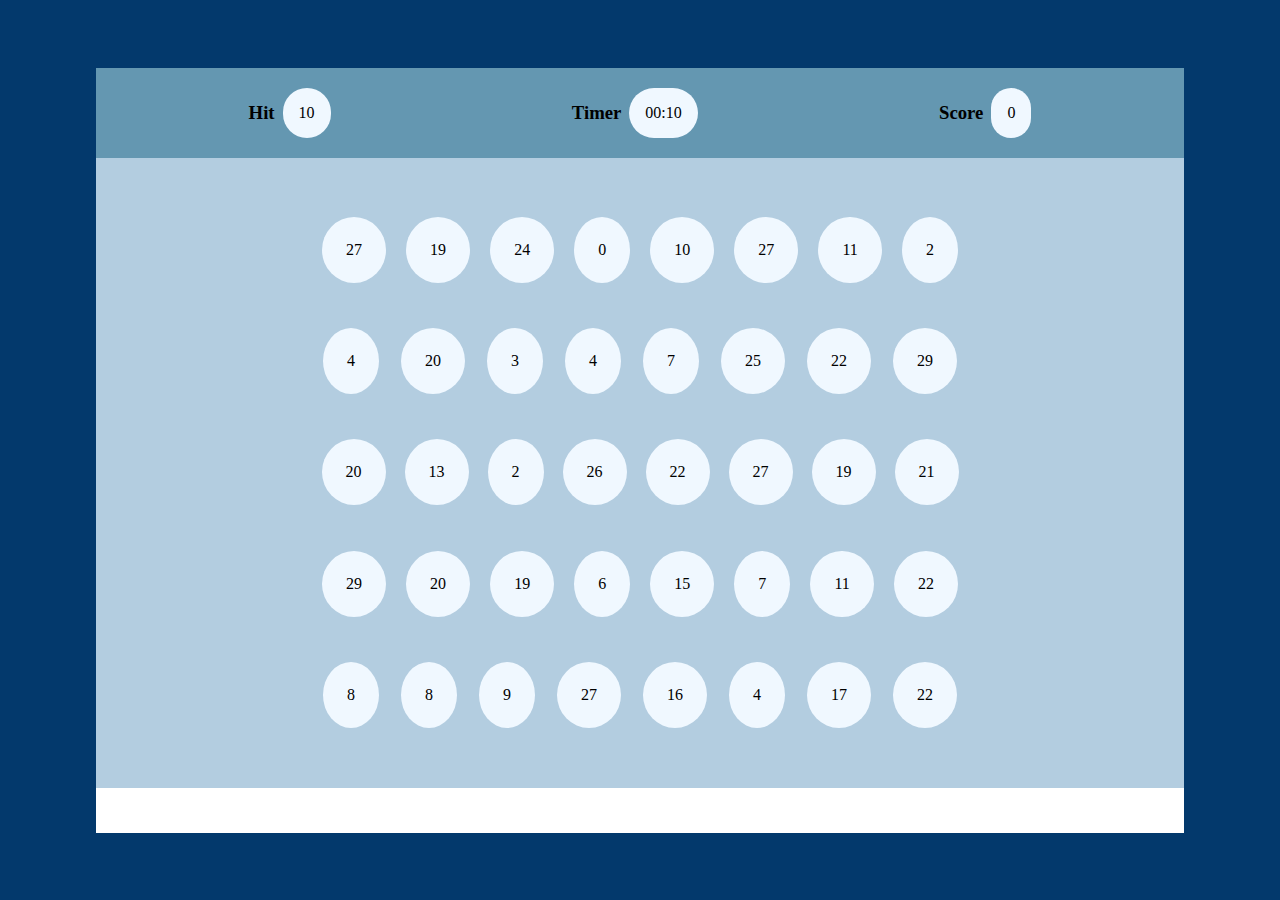
<file: bubble-game/index.html>
<!DOCTYPE html>
<html lang="en">
<head>
    <meta charset="UTF-8">
    <meta name="viewport" content="width=device-width, initial-scale=1.0">
    <title>Bubble Game</title>
    <link rel="stylesheet" href="style.css">
</head>
<body>
   
    <div class="Final hide">
        <h1>Game Over</h1><br>
       
     </div>
    <div class="Container">
        
        <div class="Row visible">
            <div class="Div-1">
<div class="boxes" id="start">
    <h3>Hit</h3>
    <p id="Hit">0</p>
</div>
<div class="boxes">
    <h3>Timer</h3>
    <p id="ele">0</p>
</div>
<div class="boxes" id="end">
    <h3>Score</h3>
    <p>0</p>
</div>
            </div>
            <div class="Div-2">
                <div class="buttons">


<div class="box">30</div>
<div class="box">29</div>
<div class="box">1</div>
<div class="box">2</div>
<div class="box">21</div>
<div class="box">23</div>
<div class="box">24</div>
<div class="box">25</div>
<div class="box">26</div>
<div class="box">27</div>
<div class="box">18</div>
<div class="box">1</div>
<div class="box">2</div>
<div class="box">3</div>
<div class="box">4</div>
<div class="box">5</div>
<div class="box">6</div>
<div class="box">7</div>
<div class="box">8</div>
<div class="box">9</div>
<div class="box">10</div>
<div class="box">11</div>
<div class="box">12</div>
<div class="box">13</div>
<div class="box">14</div>
<div class="box">9</div>
<div class="box">5</div>
<div class="box">2</div>
<div class="box">3</div>
<div class="box">12</div>
<div class="box">30</div>
<div class="box">29</div>
<div class="box">1</div>
<div class="box">2</div>
<div class="box">21</div>
<div class="box">23</div>
<div class="box">24</div>
<div class="box">25</div>
<div class="box">26</div>
<div class="box">27</div>
            </div></div>
        </div>
    </div>

    <script src="app.js"></script>
</body>
</html>
</file>
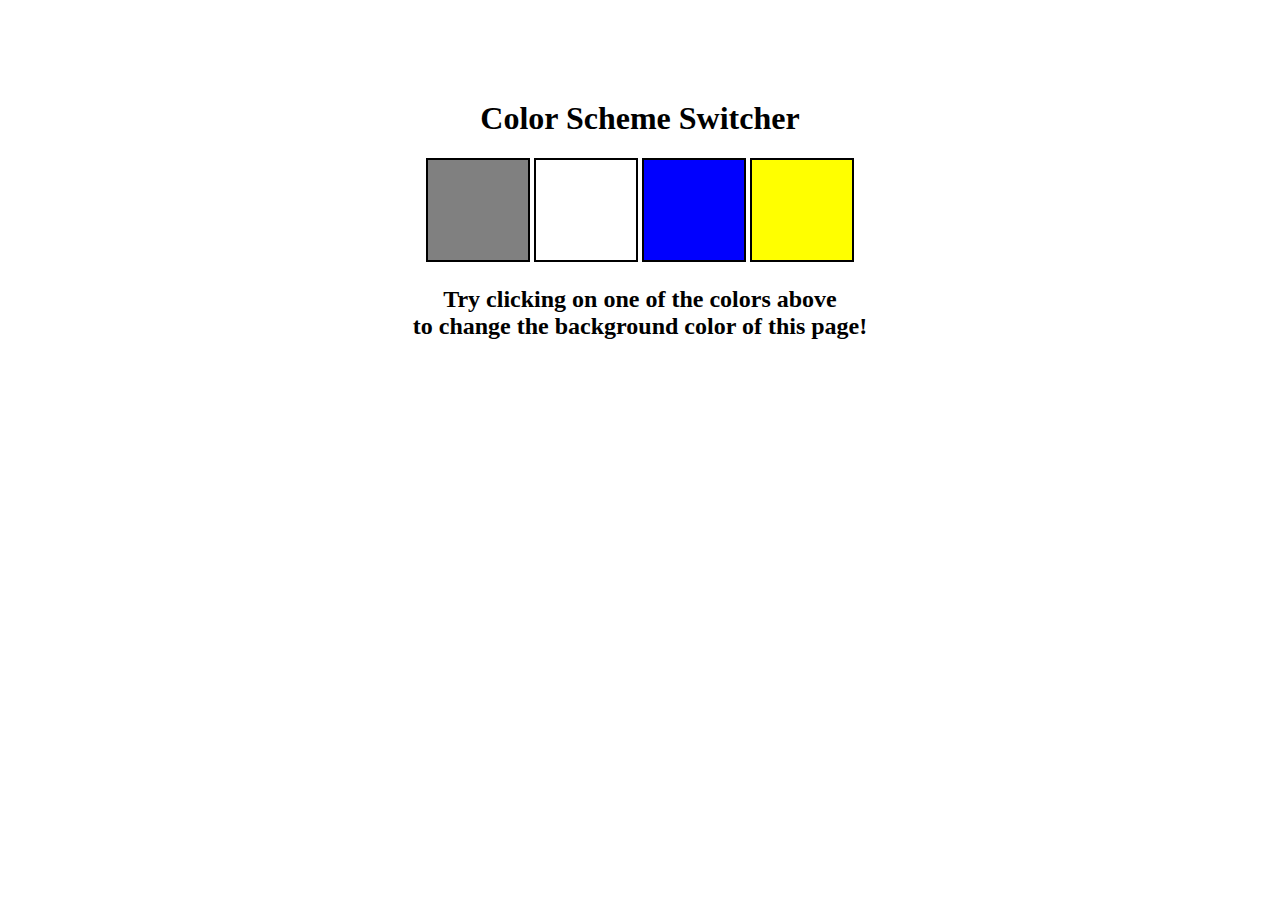
<file: Project-1/index.html>
<!DOCTYPE html>
<html lang="en">

<head>
  <meta charset="UTF-8" />
  <meta name="viewport" content="width=device-width, initial-scale=1.0" />
  <meta http-equiv="X-UA-Compatible" content="ie=edge" />
  <link rel="stylesheet" href="style.css" />
  <title>JavaScript Background Color Switcher</title>
</head>

<body>
  <div class="canvas">
    <h1>Color Scheme Switcher</h1>
    <span class="button" id="grey"></span>
    <span class="button" id="white"></span>
    <span class="button" id="blue"></span>
    <span class="button" id="yellow"></span>
    <h2>
      Try clicking on one of the colors above
      <span>to change the background color of this page!</span>
    </h2>
  </div>
<script src="JS.js"></script>
</body>

</html>
</file>
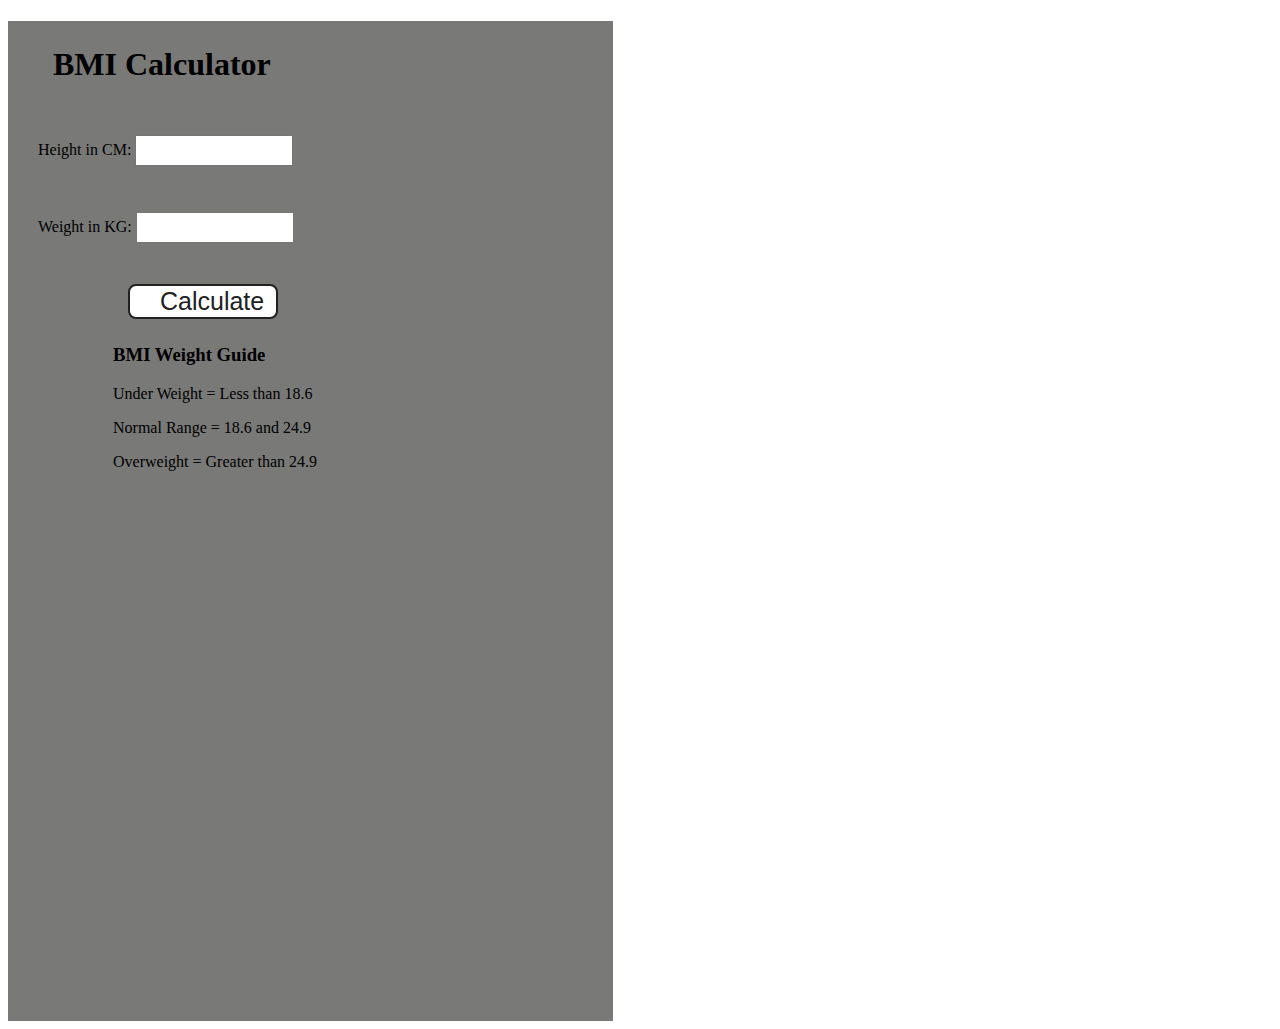
<file: Project-2/index.html>
<!DOCTYPE html>
<html lang="en">
  <head>
    <meta charset="UTF-8" />
    <meta name="viewport" content="width=device-width, initial-scale=1.0" />
    <meta http-equiv="X-UA-Compatible" content="ie=edge" />
    <link rel="stylesheet" href="style.css" />
    <title>BMI Calculator</title>
  </head>
  <body>
    
    <div class="container">
      <h1>BMI Calculator</h1>
      <form id="myform">
        <p ><label>Height in CM: 
            <input type="text" id="height" /></label></p>
        <p><label>Weight in KG: <input type="text" id="weight" /></label></p>
    </form>
        <button id="mybutton">Calculate</button>
        <div id="results"></div>
        <div id="weight-guide">
          <h3>BMI Weight Guide</h3>
          <p>Under Weight = Less than 18.6</p>
          <p>Normal Range = 18.6 and 24.9</p>
          <p>Overweight = Greater than 24.9</p>
        </div>
     
    </div>

    <script src="app.js"></script>
  </body>
</file>
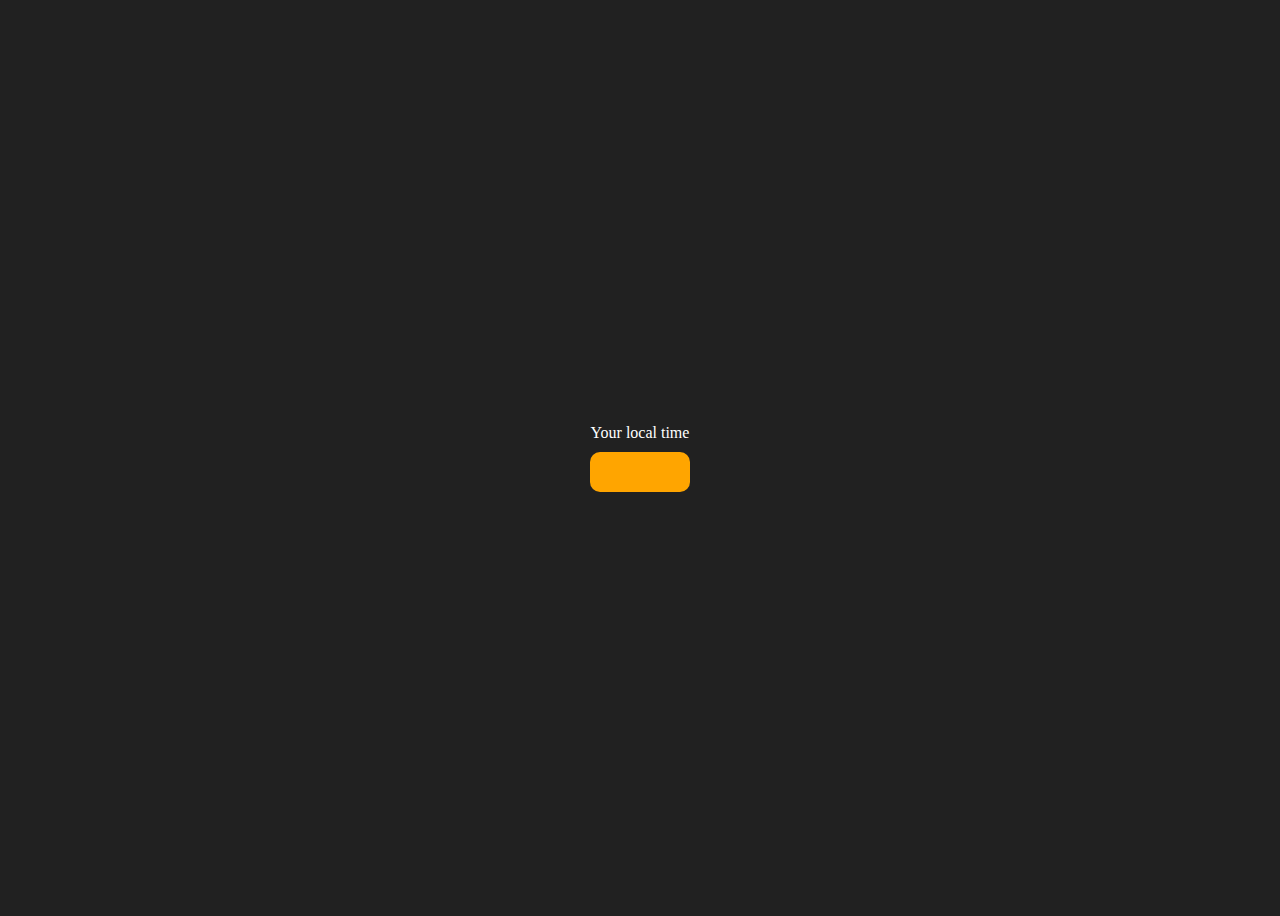
<file: Project-3/index.html>
<!DOCTYPE html>
<html lang="en">
  <head>
    <meta charset="UTF-8" />
    <meta name="viewport" content="width=device-width, initial-scale=1.0" />
    <meta http-equiv="X-UA-Compatible" content="ie=edge" />
    <title>Your Local Time</title>
    <style>
      body {
        background-color: #212121;
        color: #fff;
      }
      .center {
        display: flex;
        height: 100vh;
        justify-content: center;
        align-items: center;
        flex-direction: column;
      }
      #clock {
        font-size: 40px;
        background-color: orange;
        padding: 20px 50px;
        margin-top: 10px;
        border-radius: 10px;
      }
    </style>
  </head>
  <body>
    
    <div class="center">
      <div id="banner"><span>Your local time</span></div>
      <div id="clock"></div>
    </div>
    <script src="clock.js"></script>
  </body>
</html>
</file>
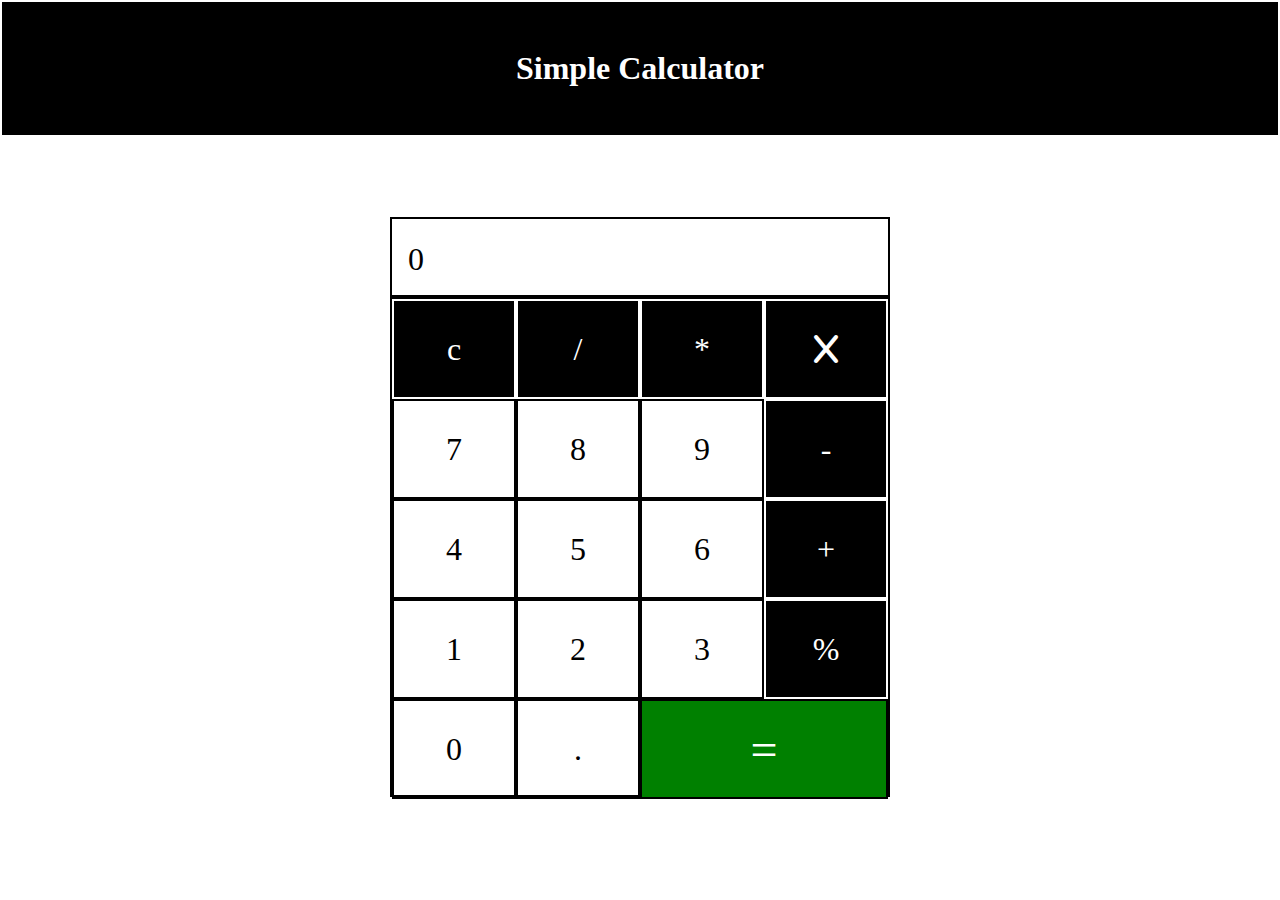
<file: Project-5/index.html>
<!DOCTYPE html>
<html lang="en">
<head>
    <meta charset="UTF-8">
    <meta name="viewport" content="width=device-width, initial-scale=1.0">
    <title>Calculator</title>
   <link rel="stylesheet" href="style.css">
   <link rel="stylesheet" href="https://cdnjs.cloudflare.com/ajax/libs/font-awesome/6.6.0/css/all.min.css">
</head>
<body>
    <h1>Simple Calculator</h1>
    <div class="Container">
        <div  id="Show">0</div>
        <div class="box">
               
                <div class="buttons c-b">c</div>
                <div class="buttons c-b">/</div>
                <div class="buttons c-b">*</div>
                <div class="buttons c-b" id="cross" ><i class="fa-solid fa-x"></i></div>
                <div class="buttons">7</div>
                <div class="buttons">8</div>
                <div class="buttons">9</div>
                <div class="buttons c-b">-</div>
                <div class="buttons">4</div>
                <div class="buttons">5</div>
                <div class="buttons">6</div>
                <div class="buttons c-b">+</div>
                <div class="buttons">1</div>
                <div class="buttons">2</div>
                <div class="buttons">3</div>
                <div class="buttons c-b">%</div>
                <div class="buttons">0</div>
                <div class="buttons">.</div> 
                <div class="buttons" id="equal">=</div>

                
          
        </div>
    </div>
    <script src="calculator.js"></script>
</body>
</html>
</file>
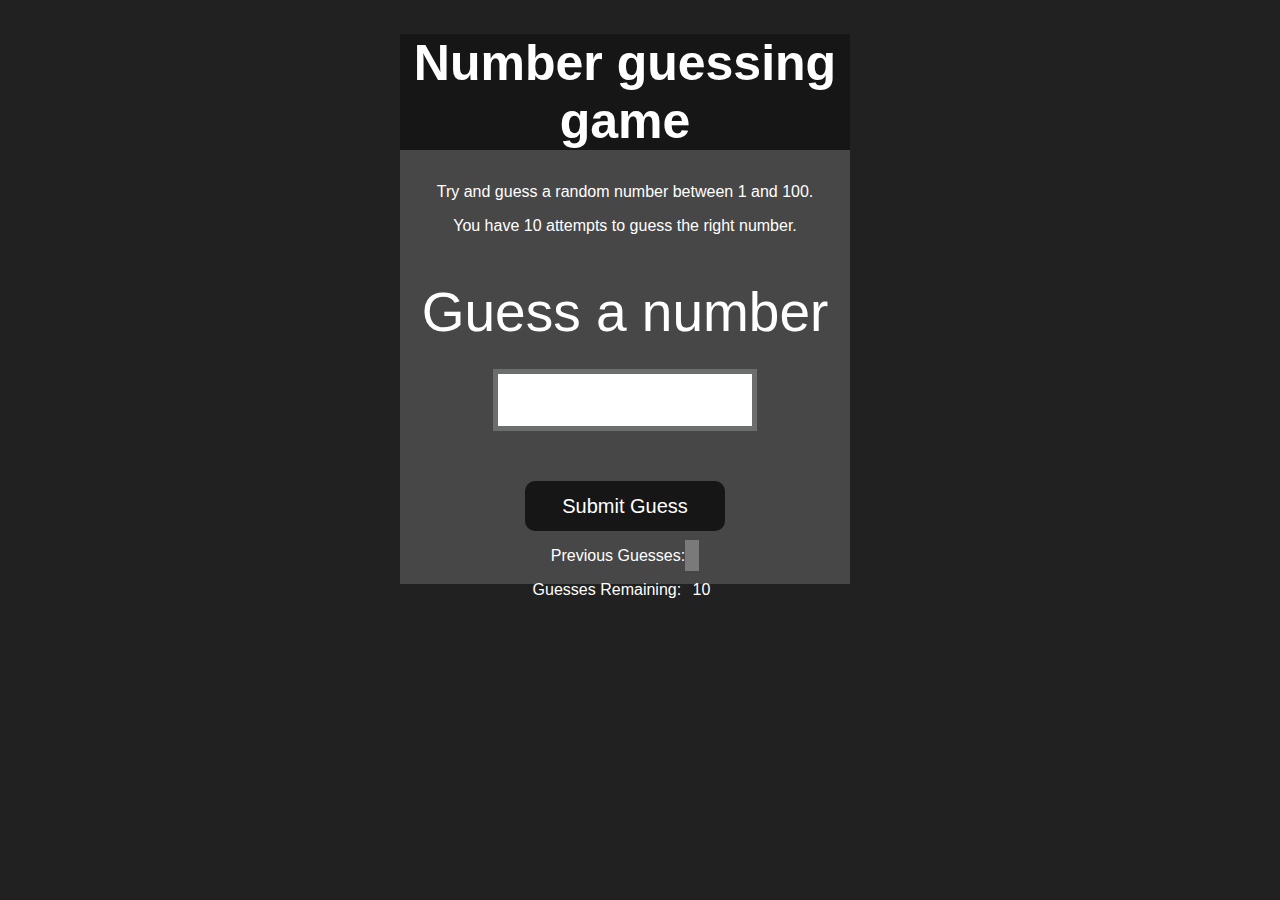
<file: project-6/index.html>
<!DOCTYPE html>
<html lang="en">
<head>
    <meta charset="UTF-8">
    <meta name="viewport" content="width=device-width, initial-scale=1.0">
    <meta http-equiv="X-UA-Compatible" content="ie=edge">
    <title>Number Guessing Game</title>
    <link rel="stylesheet" href="style.css">

</head>
<body style="background-color:#212121; color:#fff;">
  
    <div id="wrapper">
      <h1>Number guessing game</h1>
    <p>Try and guess a random number between 1 and 100.</p>
    <p>You have 10 attempts to guess the right number.</p>
    </br>
        <form class="form">
            <label for="guessField" id="guess">Guess a number</label>
            <input type="text" id="guessField" class="guessField">
            <input type="submit" id="subt" value="Submit Guess" class="guessSubmit">
        </form>

        <div class="resultParas">
            <p>Previous Guesses: <span class="guesses"></span></p>
            <p>Guesses Remaining: <span class="lastResult">10</span></p>
            <p class="lowOrHi">

            </p>
        </div>
    </div>

<script src="app.js"></script>
</body>
</html>
</file>
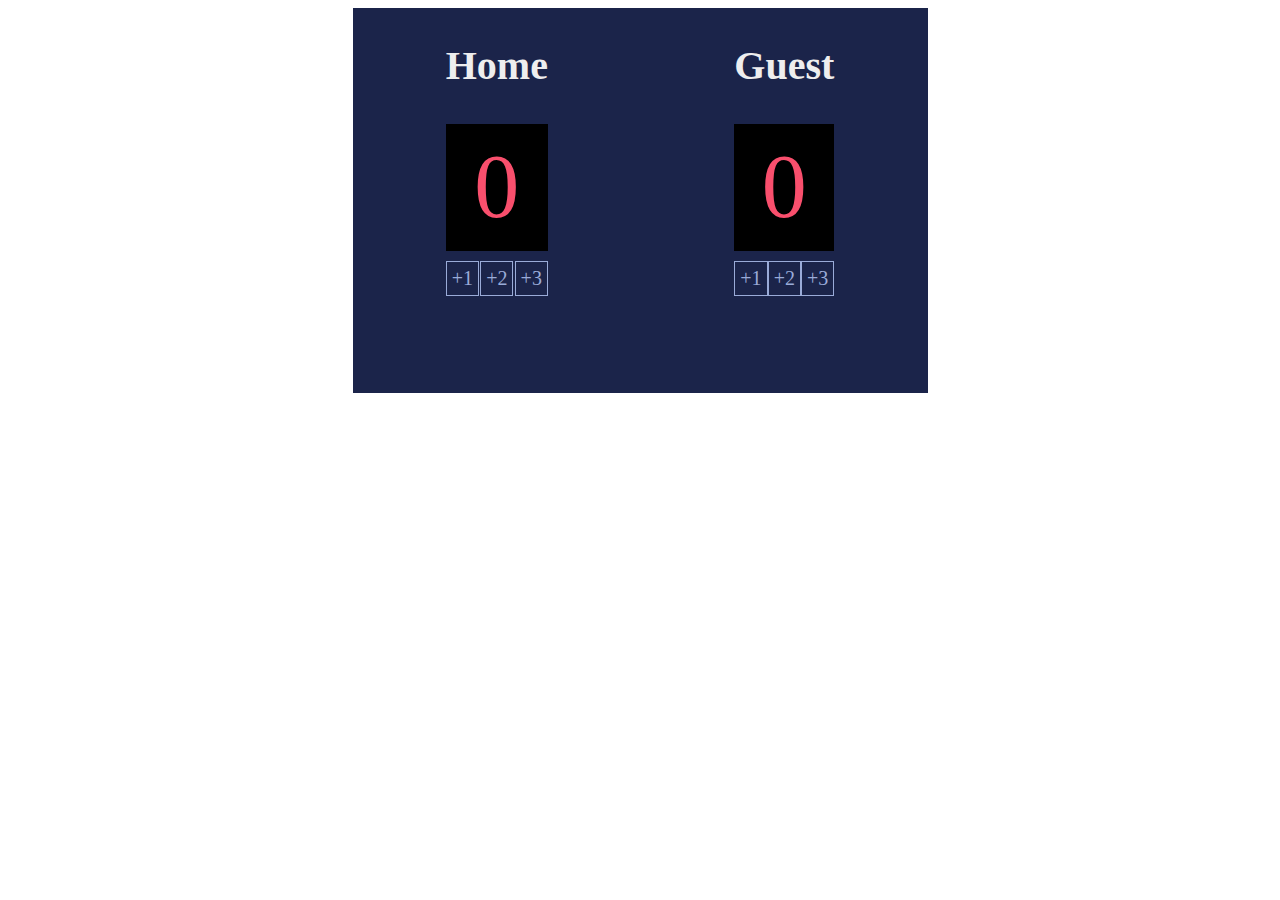
<file: Project-8/index.html>
<!DOCTYPE html>
    <head>
        <meta charset="utf-8">
        <meta http-equiv="X-UA-Compatible" content="IE=edge">
        <title></title>
        <meta name="description" content="">
        <meta name="viewport" content="width=device-width, initial-scale=1">
        <link rel="stylesheet" href="index.css">

    </head>
    <body>
  
        <div class="container">
            <div class="home">
                <p class="para">Home</p>
                <div class="num" id="num1-el">0</div>
                <div class="btn">
                    <button class="button" onclick="add1()">+1</button>
                    <button class="button" onclick="add2()">+2</button>
                    <button class="button"onclick="add3()">+3</button>
                </div>
            </div>
            <div class="guest">
                <p class="para">Guest</p>
                <div class="num" id="num2-el">0</div>
                <div class="btn">
                    <button class="button" onclick="plus1()">+1</button>
                    <button class="button" onclick="plus2()">+2</button>
                    <button class="button" onclick="plus3()">+3</button>
                </div>
            </div>
        </div>    
        <script src="index.js"></script>
    </body>
</html>
</file>
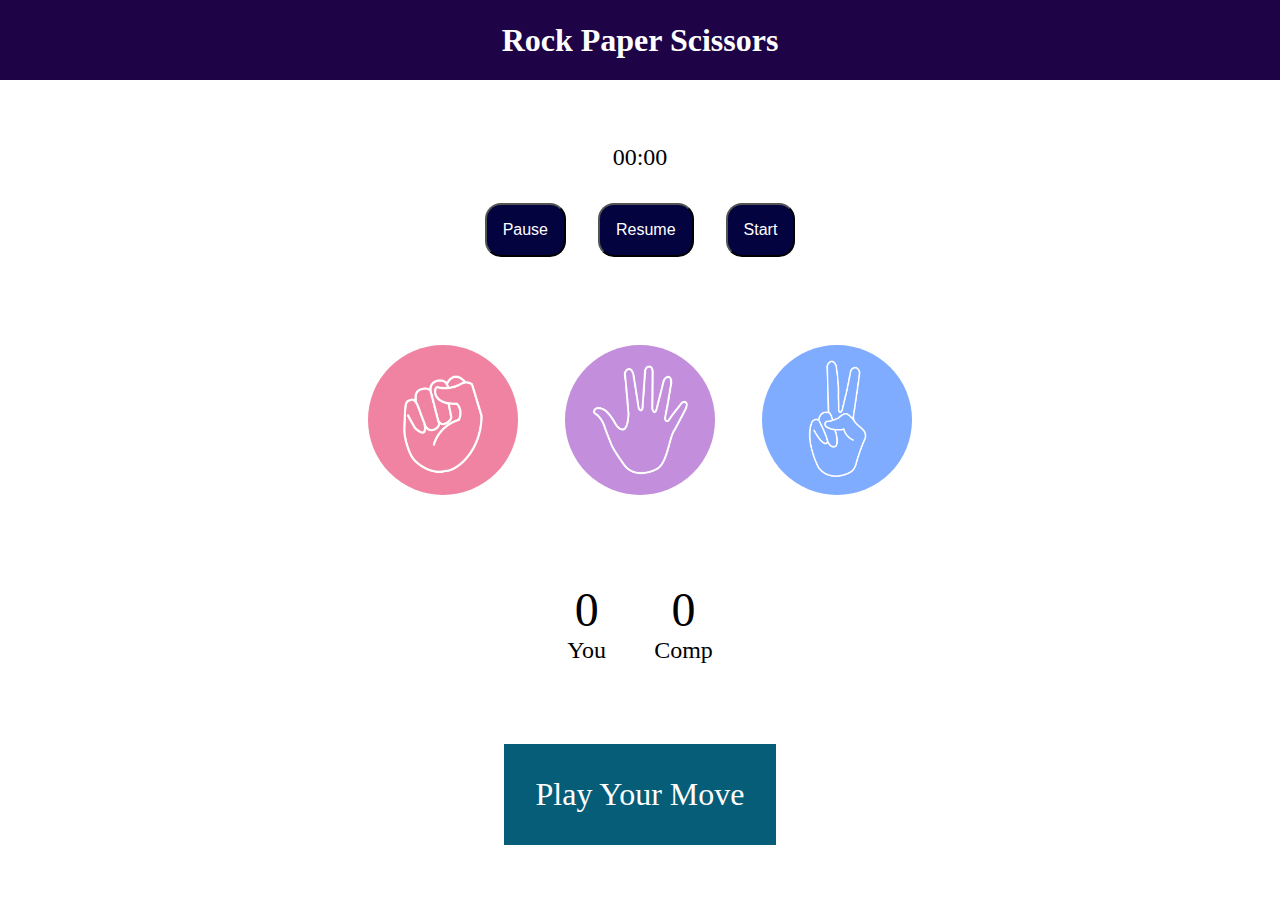
<file: Rock Paper Scissors/index.html>
<!DOCTYPE html>
<html lang="en">
<head>
    <meta charset="UTF-8">
    <meta name="viewport" content="width=device-width, initial-scale=1.0">
    <title>Rock Paper scissors Game</title>
   <link rel="stylesheet" href="style.css">
</head>

<body>
    <h1>Rock Paper Scissors</h1>

    <div class="Con hide">
        <div class="winner">
            <p id="W-text">Congratulations </p>
            <button id="Play1">Play Again</button>
        </div>
    </div>
    <div class="main-div">
    <div class="Timer">
        <div >
            <p class="time">00:00</p>
        </div>
        <div class="buttons">
            <button id="btn">Pause</button>
            <button id="btn2">Resume</button>
            <button id="Play">Start</button>
        </div>
    </div>
   
<div class="choices">
    <div class="choice" id="rock">
        <img src="rock.png" alt="rock">
    </div>

    <div class="choice" id="paper">
<img src="paper.png" alt="paper">
    </div>
    
    <div class="choice" id="scissors">
        <img src="scissors.png" alt="scissors">
    </div>
</div>
<!-- user -->
<div class="user-Comp">
    <div class="user">
        <p id="user-move">0</p>
        <p>You</p>
    </div>
    <div class="Comp">
        <p id="Comp-move">0</p>
        <p>Comp</p>
    </div>
</div>
<!-- message -->

<div class="msg-con">
    <p>Play Your Move</p>
</div>
</div>





    <script src="app.js"></script>
</body>

</html>
</file>
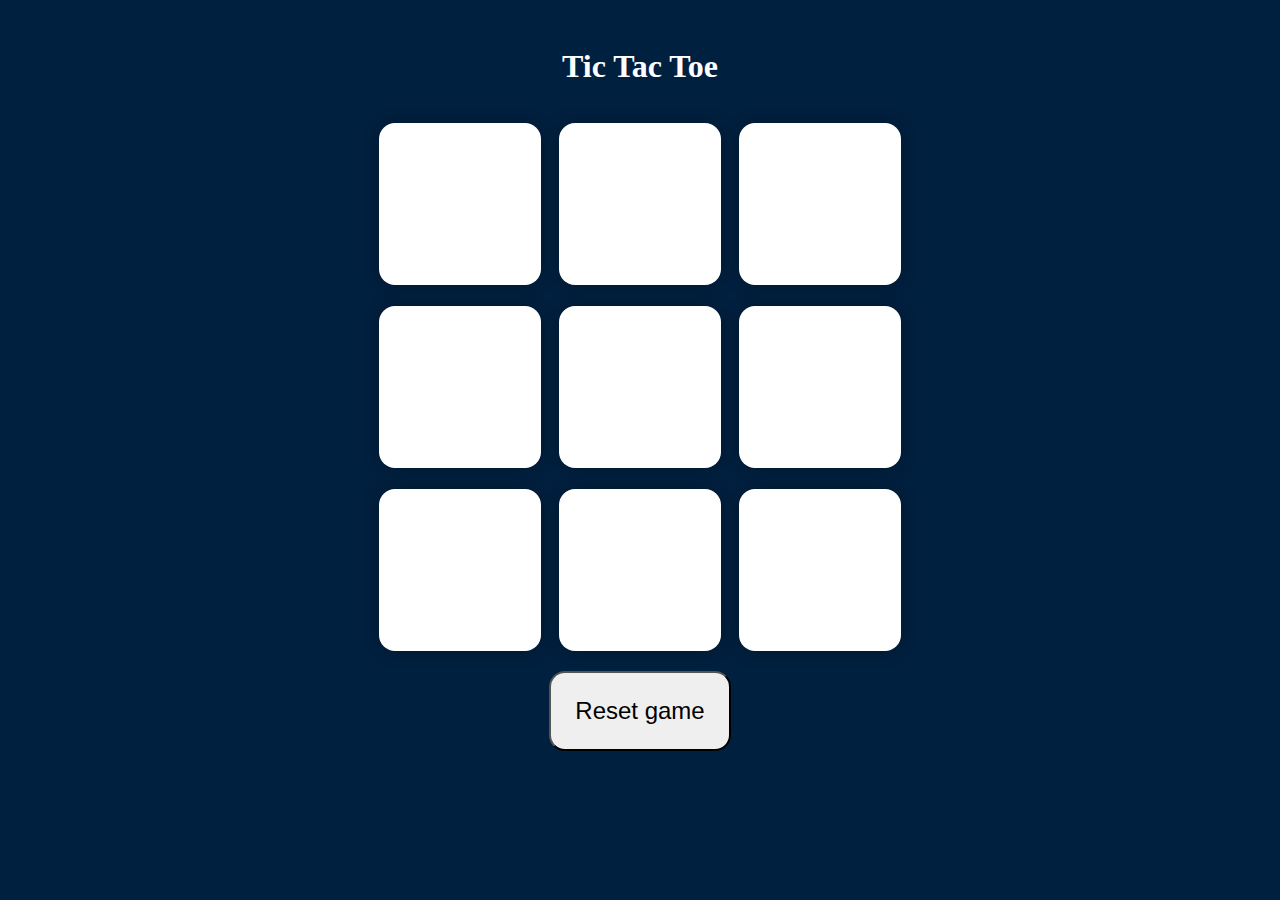
<file: Tic-Tac-Toe/index.html>
<!DOCTYPE html>
<html lang="en">
<head>
    <meta charset="UTF-8">
    <meta name="viewport" content="width=device-width, initial-scale=1.0">
    <title>Tic Tac Toe</title>
    <link rel="stylesheet" href="style.css">
</head>
<body>
    
<div class="con">

    <div class="div hide">
        <p id="para"><i>Winner!</i></p>
        <button id="btn2">Start Again</button>
    </div></div>
    <main>
  <h1 style="margin-top: 3rem;">Tic Tac Toe</h1>
  <br><br>
    <div class="container">
        
        <div class="box">
            <button class="boxes">
            </button>
            <button class="boxes"></button>
            <button class="boxes"></button>
            <button class="boxes"></button>
            <button class="boxes"></button>
            <button class="boxes"></button>
            <button class="boxes"></button>
            <button class="boxes"></button>
            <button class="boxes"></button>
            
        </div>
        <button id="reset">Reset game</button></div>
    </div>
       
</main>
    <script src="logic.js"> </script>
</body>
</html>
</file>
<file: bubble-game/style.css>
*{
    margin: 0;
    padding: 0;
    box-sizing: border-box;

}
.Container{
    height:100vh;
    width:100vw;
    background-color: #03396c;
    display: flex;
    justify-content: center;
    align-items: center;
}
.Container1{
  height:100vh;
  width:100vw;
  background-color: #5d6a76;
  display: flex;
  justify-content: center;
  align-items: center;
}
.Row {
    height:85vh;
    width:85vw;
    background-color: white;
}
.Div-1 {
  height: 10vh;
    width:85vw;
    background-color: #6497b1;
    display: flex;
   
    justify-content: space-around;

}
#start{
    margin-left: 2rem;
}
#end{
    margin-right: 2rem;
}
.Div-2 {
    height: 70vh;
      width:85vw;
      background-color:#b3cde0;
      display: flex;
   justify-content: center;
   align-items: center;
}
.buttons{
    height:60vh;
   width:50vw;
    display: flex;
   /* border: 1px solid black; */
    flex-wrap: wrap;
    justify-content: space-around;
    align-items: center;
    gap:1rem;
}
.boxes {
    display: flex;
    justify-content: center;
    align-items: center;
    gap:0.5rem;
}
  .boxes p{
    background-color: aliceblue;
    color: black;
  text-align: center;
 

    display: inline-block;
    padding: 1rem;
    border-radius: 2rem;
  }
  .box{
    background-color: aliceblue;
    padding: 1.5rem;
    border-radius: 50%;
   
  }
  .box:hover{
    background-color:#03396c;
    color:white;
  }

.hide{
  width:100vw;
  height:100vh;
  background-color: #6497b1;
  display: flex;
  justify-content: center;
  align-items: center;
  font-size: 2rem;

}

.Final{
  display: none;
}
</file>
<file: Project-1/style.css>
html {
    margin: 0;
  }
  
  span {
    display: block;
  }
  .canvas {
    margin: 100px auto 100px;
    width: 80%;
    text-align: center;
  }
  
  .button {
    width: 100px;
    height: 100px;
    border: solid black 2px;
    display: inline-block;
  }
  
  #grey {
    background: grey;
  }
  
  #white {
    background: white;
  }
  #blue {
    background: blue;
  }
  #yellow {
    background: yellow;
  }
</file>
<file: Project-2/style.css>
.container {
    width: 575px;
    height: 1000px;
  
    background-color: #797978;
    padding-left: 30px;
  }
  #height,
  #weight {
    width: 150px;
    height: 25px;
    margin-top: 30px;
  }
  
  #weight-guide {
    margin-left: 75px;
    margin-top: 25px;
  }
  
  #results {
    font-size: 35px;
    margin-left: 90px;
    margin-top: 20px;
    color: rgb(241, 241, 241);
  }
  
  button {
    width: 150px;
    height: 35px;
    margin-left: 90px;
    margin-top: 25px;
    background-color: #fff;
    padding: 1px 30px;
    border-radius: 8px;
    color: #212121;
    text-decoration: none;
    border: 2px solid #212121;
  
    font-size: 25px;
  }
  
  h1 {
    padding-left: 15px;
    padding-top: 25px;
    
  }
</file>
<file: Project-5/style.css>
*{
    padding: 0;
    margin: 0;
    box-sizing: border-box;
    
  
}
.Container{
display: flex;
justify-content: center;
align-items: center;
flex-direction: column;
margin-top: 5rem;
font-size: 2rem;
}
#Show{
    width:500px;
    /* background-color: black; */
    color: black;
   padding-left: 1rem;
    line-height: 5rem;
    height: 5rem;
    border: 2px solid black;
}
h1{
    text-align: center;
    background-color:black;
    color: white;
   padding: 3rem;
   border: 2px solid white;


}

.box{
    height:500px;
    width:500px;
  
    display: flex;
    justify-content: center;
align-items: center;
flex-wrap: wrap;
border: 2px solid black;
}
.buttons{
    display: flex;
    justify-content: center;
align-items: center;
   height:100px;
   width:124px;
   border: 2px solid black;
}
#equal{
    height:100px;
    width:248px;
    background-color:green;
    color:white;
    font-size: 3rem;
}
.c-b{
    background-color: black;
    color:white;
    border: 2px solid white;
}
</file>
<file: project-6/style.css>
html {
    font-family: sans-serif;
  }
  
  body {
    width: 300px;
    max-width: 750px;
    min-width: 480px;
    margin: 0 auto;
    background-color: #212121;
  }
  
  .lastResult {
    color: white;
    padding: 7px;
  }
  
  .guesses {
    color: white;
    padding: 7px;
  }
  
  button {
    background-color: #141414;
    color: #fff;
    width: 250px;
    height: 50px;
    border-radius: 25px;
    font-size: 30px;
    border-style: none;
    margin-top: 30px;
    /* margin-left: 50px; */
  }
  
  #subt {
    background-color: #161616;
    color: #ffffff;
    width: 200px;
    height: 50px;
    border-radius: 10px;
    font-size: 20px;
    border-style: none;
    margin-top: 50px;
    /* margin-left: 75px; */
  }
  
  #guessField {
    color: #000;
    width: 250px;
    height: 50px;
    font-size: 30px;
    border-style: none;
    margin-top: 25px;
  
    /* margin-left: 50px; */
    border: 5px solid #6c6d6d;
    text-align: center;
  }
  
  #guess {
    font-size: 55px;
    /* margin-left: 90px; */
    margin-top: 120px;
    color: #fff;
  }
  
  .guesses {
    background-color: #7a7a7a;
  }
  
  #wrapper {
    box-sizing: border-box;
    text-align: center;
    width: 450px;
    height: 550px;
    background-color: #474747;
    color: #fff;
    font-size: 25px;
  }
  
  h1 {
    background-color: #161616;
  
    color: #fff;
    text-align: center;
  }
  
  p {
    font-size: 16px;
    text-align: center;
  }
</file>
<file: Project-8/index.css>
.container{
  display: flex;
  justify-content: space-around;
  background-color:#1B244A;
  color: white;
  width: 575px;
  height: 385px;
  margin: 0 auto;
}
.para{
  color: #EEE;
  text-align: center;
  font-family: Verdana;
  font-size: 40px;
  font-style: normal;
  font-weight: 700;
  line-height: 35.893px;
}
.num{
  color: #F94F6D;
  background-color: black;
  text-align: center;
  font-family: "Cursed Timer ULiL";
  font-size: 90px;
  font-style: normal;
  font-weight: 400;
  line-height: 126.666px;
}
.button{
  color: #9AABD8;
  text-align: center;
  font-family: Cursed Timer ULiL;
  cursor: pointer;
  padding: 5px;
  font-size: 20px;
  font-weight: 400;
  background-color: #1B244A;
  border: 1px solid #9AABD8 ;
}
.btn{
  padding-top: 10px;
  display: flex;
  align-items: center;
  justify-content: space-between;
}
</file>
<file: Rock Paper Scissors/style.css>
*{
    margin: 0;
    padding: 0;
    text-align: center;
}

h1{
    background-color: rgb(30, 4, 70);
    color:white;
    height:5rem;
    line-height: 5rem;
}

.choices{
    display: flex;
    justify-content: center;
    align-items: center;
    margin-top: 5rem;
    gap:2rem;
    flex-wrap: wrap;
}
.choice {
    height:165px;
    width:165px;
   
    border-radius: 5rem;
    display: flex;
    justify-content: center;
    align-items: center;
   
}
.choice:hover{
    background-color: black;
    cursor: pointer;
}
img {
    height:150px;
    width:150px;
    object-fit: cover;
    border-radius: 5rem;
}

.user-Comp {
    display: flex;
    justify-content: center;
    align-items: center;
    margin-top: 5rem;
    gap:3rem;
}

.msg-con {
    margin-top: 5rem;
    padding: 2rem;
    background-color: rgb(5, 93, 120);
    color: white;
    display: inline-block;
    font-size: 2rem;

}

#user-move , #Comp-move {
    font-size: 3rem;
}
.user-Comp p{
    font-size: 1.5rem;
}

.Timer{
    display: flex;
    gap:1rem;
    justify-content: center;
    align-items: center;
    flex-direction: column;
    margin-top: 3rem;
}
 #btn2{
    background-color: rgb(3, 3, 64);
    color:white;
    padding: 1rem;
    font-size: 1rem;
    border-radius: 1rem;
 }
#btn{
    background-color: rgb(3, 3, 64);
    color:white;
    padding: 1rem;
    font-size: 1rem;
    border-radius: 1rem;
}
#Play{
    background-color: rgb(3, 3, 64);
    color:white;
    padding: 1rem;
    font-size: 1rem;
    border-radius: 1rem;
}
#Play1{
    background-color: rgb(3, 3, 64);
    color:white;
    padding: 1rem;
    font-size: 1rem;
    border-radius: 1rem;
}
.time{
   font-size: 1.5rem;
    padding: 1rem;
}

.buttons{
    display: flex;

    flex-wrap: wrap;
    gap:2rem;
}

.Con{
    display: flex;
    justify-content: center;
    align-items: center;
   
    height:100vh;
   
}
.hide{
    display: none;
}

.winner{
   width:50vh;
   height:50vh;
   
   display: flex;
    justify-content: center;
    flex-direction: column;
    gap:2rem;
    align-items: center;
   
}
#W-text {
    font-size: 3rem;
}
</file>
<file: Tic-Tac-Toe/style.css>
* {
    margin: 0;
    padding: 0;
}
body{
    background-color:#00203fff;
    overflow-x: hidden;
    text-align: center;
}

.container{
   height:70vh;

   display: flex;
 flex-direction: column;
   justify-content: center;
   align-items: center;
   gap:2vmin;
}
h1{
    color: white;
}
.box{
  height:60vmin;
width:60vmin;
display: flex;
flex-wrap: wrap;
justify-content: center;
align-items: center;
gap:2vmin;

}
.boxes{
    height:18vmin;
    width:18vmin;
    border:none;
box-shadow: 0 0 1rem rgba(0,0,0,0.3);
font-size: 8vmin;
background-color: white;
border-radius: 1rem;
}
.con{
    display: flex;
    justify-content: center;
    align-items: center;
}
.div {
    height:100vh;
    width:100vh;
   
    display: flex;
    justify-content: center;
    align-items: center;
    flex-direction: column;
    gap:3rem;
   
}

.hide{
    display: none;
}

.div button{
    padding: 2rem;
    font-size: 2rem;
    border-radius: 1rem;
}

#para {
    font-size: 4rem;
    color:white;
    
}



    .div button{
        padding: 1.5rem;
        font-size: 1.5rem;
        border-radius: 1rem;
    }
    
    #para {
        font-size: 2.5rem;
        color:white;
        margin-left: 2rem;
    }
    #reset {
        
        padding: 1.5rem;
        font-size: 1.5rem;
        border-radius: 1rem;
    }

@media (max-width:500px){
    .container h1{
        font-size: 3rem;
        
    }
    #reset {
        padding: 1rem;
        font-size: 1rem;
    }
}
</file>
